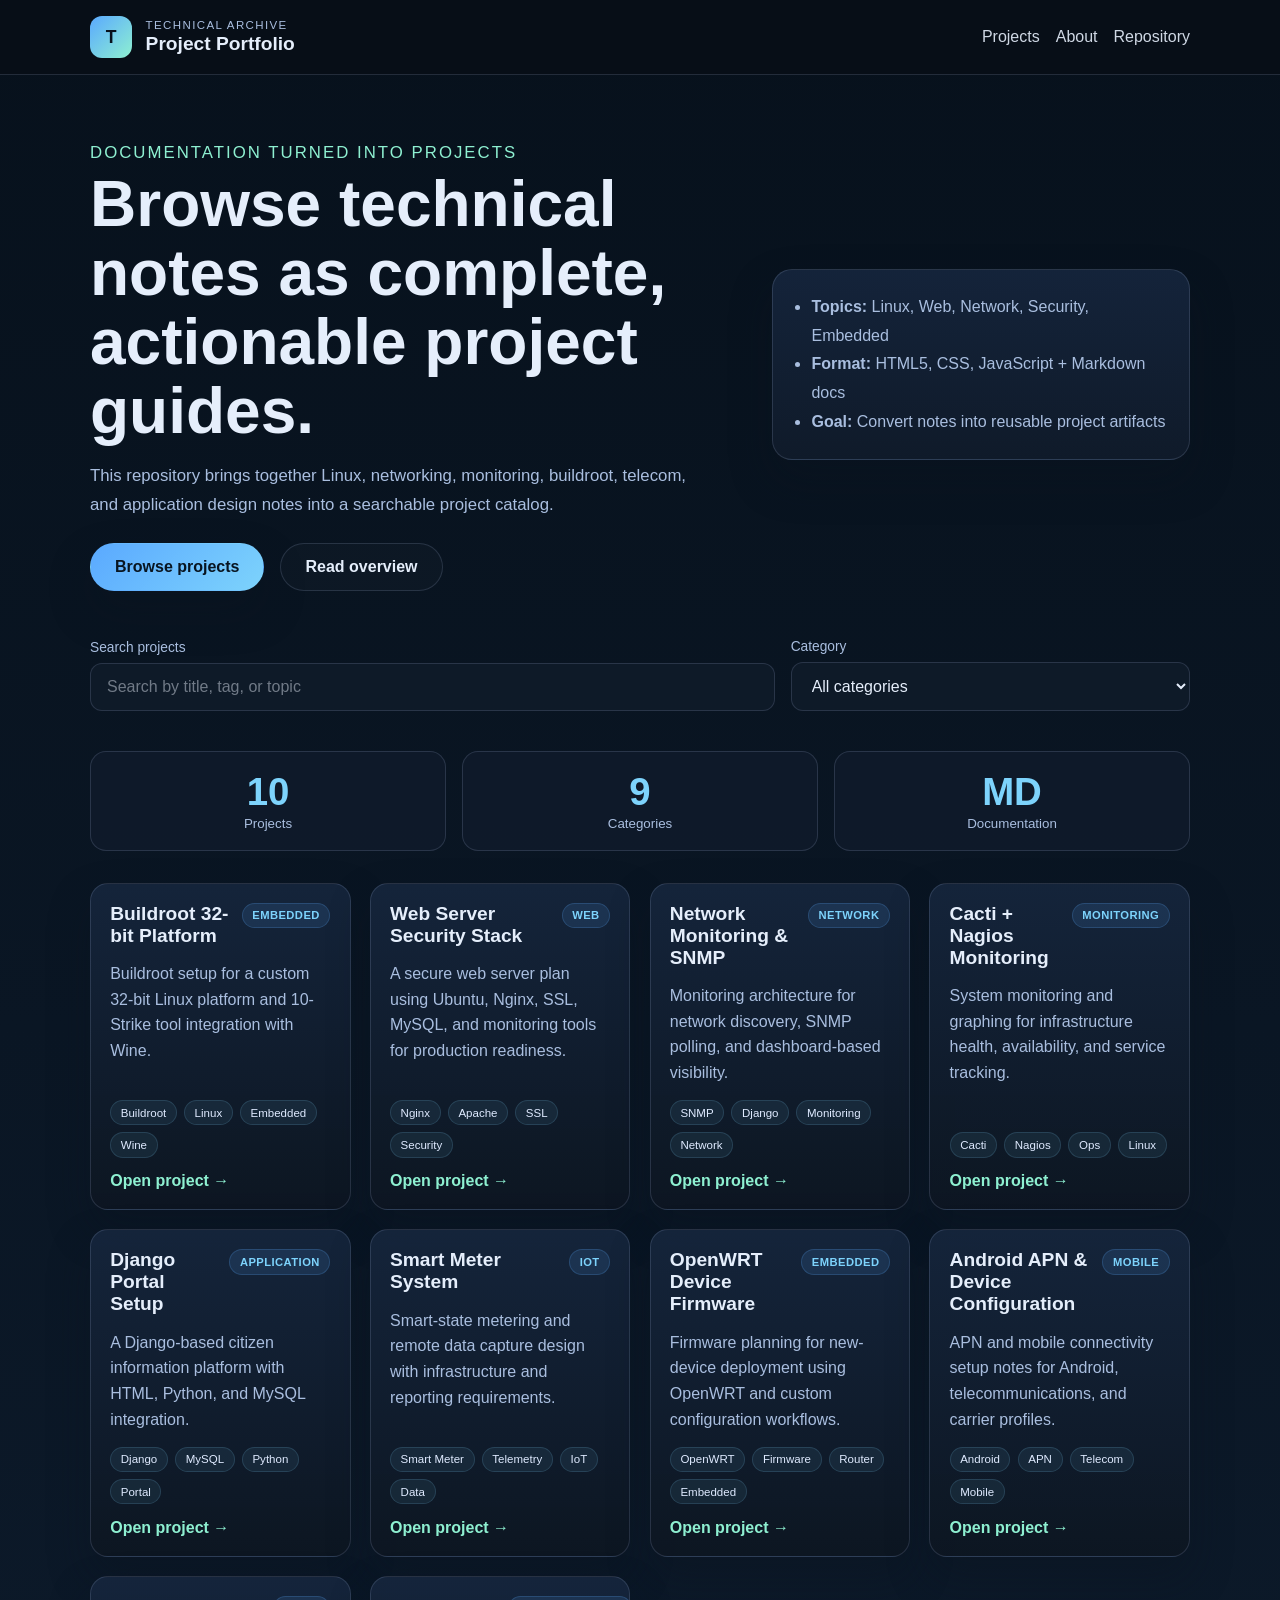
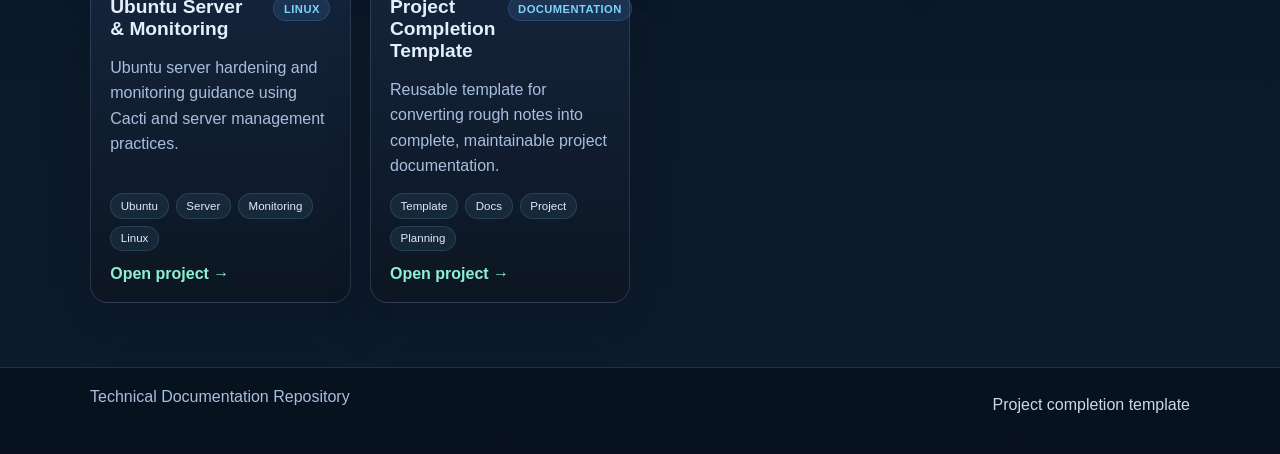
<file: index.html>
<!DOCTYPE html>
<html lang="en">
  <head>
    <meta charset="UTF-8" />
    <meta name="viewport" content="width=device-width, initial-scale=1.0" />
    <title>Technical Project Portfolio</title>
    <meta
      name="description"
      content="Browse technical documentation projects, system design notes, and implementation guides."
    />
    <link rel="stylesheet" href="styles.css" />
  </head>
  <body>
    <header class="topbar">
      <div class="container nav">
        <div class="brand-wrap">
          <span class="brand-mark">T</span>
          <div>
            <p class="eyebrow">Technical archive</p>
            <h1>Project Portfolio</h1>
          </div>
        </div>
        <nav class="nav-links" aria-label="Main navigation">
          <a href="#projects">Projects</a>
          <a href="#about">About</a>
          <a href="README.md">Repository</a>
        </nav>
      </div>
    </header>

    <main>
      <section class="hero">
        <div class="container hero-inner">
          <div class="hero-copy">
            <p class="eyebrow accent">Documentation turned into projects</p>
            <h2>Browse technical notes as complete, actionable project guides.</h2>
            <p>
              This repository brings together Linux, networking, monitoring, buildroot,
              telecom, and application design notes into a searchable project catalog.
            </p>
            <div class="hero-actions">
              <a class="button primary" href="#projects">Browse projects</a>
              <a class="button secondary" href="README.md">Read overview</a>
            </div>
          </div>
          <div class="hero-panel" id="about">
            <ul>
              <li><strong>Topics:</strong> Linux, Web, Network, Security, Embedded</li>
              <li><strong>Format:</strong> HTML5, CSS, JavaScript + Markdown docs</li>
              <li><strong>Goal:</strong> Convert notes into reusable project artifacts</li>
            </ul>
          </div>
        </div>
      </section>

      <section class="controls" id="projects">
        <div class="container control-wrap">
          <div class="search-box">
            <label for="project-search">Search projects</label>
            <input id="project-search" type="search" placeholder="Search by title, tag, or topic" />
          </div>
          <div class="filter-box">
            <label for="category-filter">Category</label>
            <select id="category-filter">
              <option value="all">All categories</option>
            </select>
          </div>
        </div>
      </section>

      <section class="project-section">
        <div class="container">
          <div class="stats" aria-live="polite">
            <div class="stat-item">
              <span id="project-count">0</span>
              <small>Projects</small>
            </div>
            <div class="stat-item">
              <span id="category-count">0</span>
              <small>Categories</small>
            </div>
            <div class="stat-item">
              <span>MD</span>
              <small>Documentation</small>
            </div>
          </div>

          <div id="project-grid" class="project-grid" aria-live="polite"></div>
        </div>
      </section>
    </main>

    <footer class="site-footer">
      <div class="container footer-inner">
        <p>Technical Documentation Repository</p>
        <a href="docs/project-template.md">Project completion template</a>
      </div>
    </footer>

    <script src="app.js"></script>
  </body>
</html>
</file>
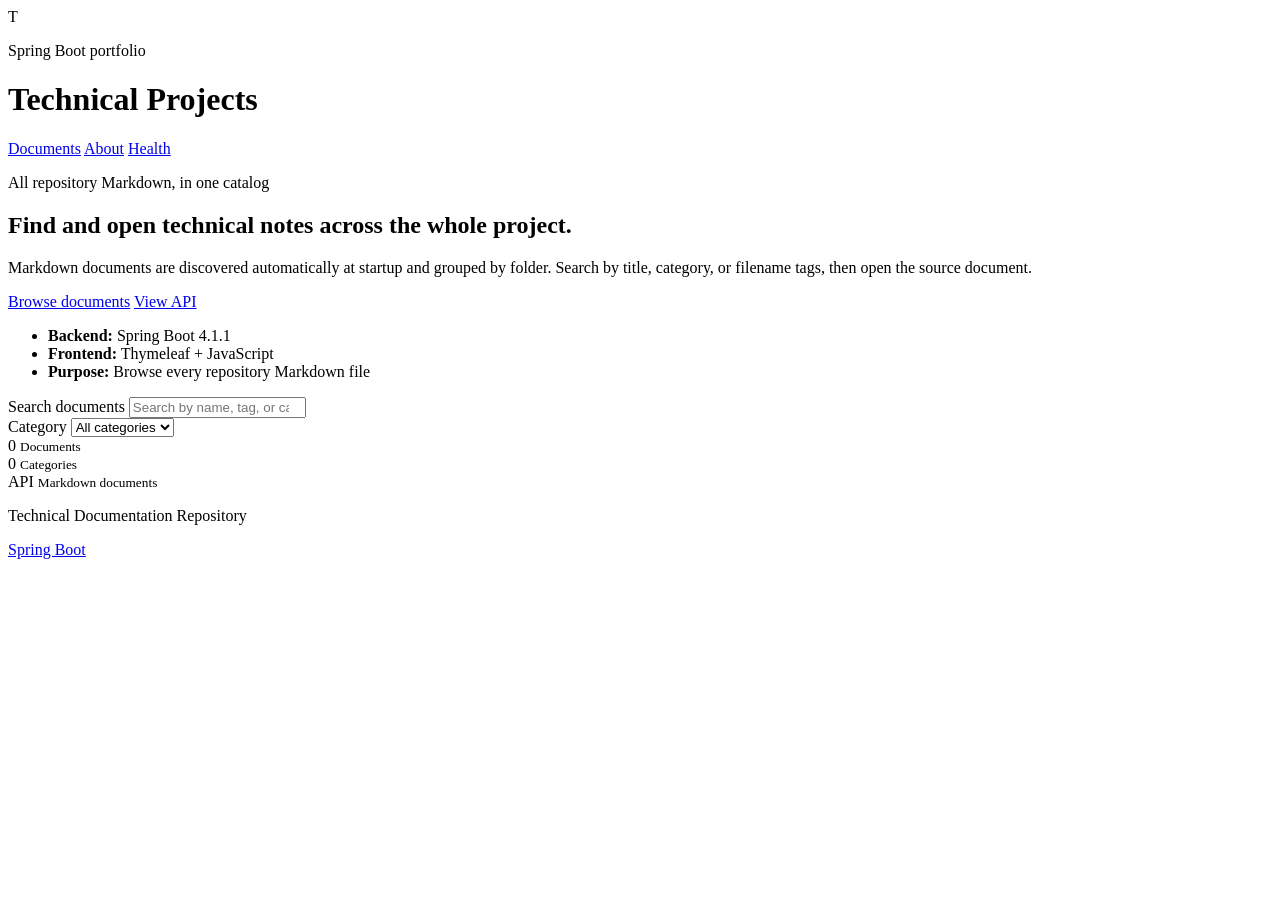
<file: springboot-technical/target/classes/templates/index.html>
<!DOCTYPE html>
<html lang="en" xmlns:th="http://www.thymeleaf.org">
<head>
    <meta charset="UTF-8" />
    <meta name="viewport" content="width=device-width, initial-scale=1.0" />
    <title>Technical Projects</title>
    <link rel="stylesheet" th:href="@{/css/styles.css}" />
</head>
<body>
<header class="topbar">
    <div class="container nav">
        <div class="brand-wrap">
            <span class="brand-mark">T</span>
            <div>
                <p class="eyebrow">Spring Boot portfolio</p>
                <h1>Technical Projects</h1>
            </div>
        </div>
        <nav class="nav-links">
            <a href="#projects">Documents</a>
            <a href="#about">About</a>
            <a href="/api/health">Health</a>
        </nav>
    </div>
</header>

<main>
    <section class="hero">
        <div class="container hero-inner">
            <div class="hero-copy">
                <p class="eyebrow accent">All repository Markdown, in one catalog</p>
                <h2>Find and open technical notes across the whole project.</h2>
                <p>
                    Markdown documents are discovered automatically at startup and grouped by folder.
                    Search by title, category, or filename tags, then open the source document.
                </p>
                <div class="hero-actions">
                    <a class="button primary" href="#projects">Browse documents</a>
                    <a class="button secondary" href="/api/projects">View API</a>
                </div>
            </div>
            <div class="hero-panel" id="about">
                <ul>
                    <li><strong>Backend:</strong> Spring Boot 4.1.1</li>
                    <li><strong>Frontend:</strong> Thymeleaf + JavaScript</li>
                    <li><strong>Purpose:</strong> Browse every repository Markdown file</li>
                </ul>
            </div>
        </div>
    </section>

    <section class="controls" id="projects">
        <div class="container control-wrap">
            <div class="search-box">
                <label for="project-search">Search documents</label>
                <input id="project-search" type="search" placeholder="Search by name, tag, or category" />
            </div>
            <div class="filter-box">
                <label for="category-filter">Category</label>
                <select id="category-filter">
                    <option value="all">All categories</option>
                </select>
            </div>
        </div>
    </section>

    <section class="project-section">
        <div class="container">
            <div class="stats">
                <div class="stat-item">
                    <span id="project-count">0</span>
                    <small>Documents</small>
                </div>
                <div class="stat-item">
                    <span id="category-count">0</span>
                    <small>Categories</small>
                </div>
                <div class="stat-item">
                    <span>API</span>
                    <small>Markdown documents</small>
                </div>
            </div>

            <div id="project-grid" class="project-grid"></div>
        </div>
    </section>
</main>

<footer class="site-footer">
    <div class="container footer-inner">
        <p>Technical Documentation Repository</p>
        <a href="https://spring.io/projects/spring-boot">Spring Boot</a>
    </div>
</footer>

<script th:src="@{/js/app.js}"></script>
</body>
</html>
</file>
<file: styles.css>
:root {
  --bg: #0b1320;
  --surface: #111c2b;
  --surface-2: #16263d;
  --panel: #edf4ff;
  --panel-2: #dfeaff;
  --primary: #5aa9ff;
  --primary-strong: #2563eb;
  --secondary: #7dd3fc;
  --text: #e5eefb;
  --muted: #a9bedf;
  --accent: #8ef0d1;
  --border: rgba(158, 178, 214, 0.18);
  --shadow: 0 20px 40px rgba(11, 19, 32, 0.35);
}

* {
  box-sizing: border-box;
}

html {
  scroll-behavior: smooth;
}

body {
  margin: 0;
  font-family: Arial, Helvetica, sans-serif;
  background: linear-gradient(180deg, #07111c 0%, #0d1b2c 100%);
  color: var(--text);
}

img {
  max-width: 100%;
  display: block;
}

.container {
  width: min(1100px, calc(100% - 2rem));
  margin: 0 auto;
}

.topbar {
  background: rgba(8, 15, 24, 0.9);
  border-bottom: 1px solid var(--border);
  position: sticky;
  top: 0;
  z-index: 10;
  backdrop-filter: blur(10px);
}

.nav {
  display: flex;
  align-items: center;
  justify-content: space-between;
  gap: 1rem;
  padding: 1rem 0;
}

.brand-wrap {
  display: flex;
  align-items: center;
  gap: 0.85rem;
}

.brand-mark {
  display: inline-flex;
  align-items: center;
  justify-content: center;
  width: 42px;
  height: 42px;
  border-radius: 12px;
  background: linear-gradient(135deg, var(--primary), var(--accent));
  color: #07111c;
  font-weight: 700;
  font-size: 1.1rem;
}

.eyebrow {
  margin: 0 0 0.15rem;
  color: var(--muted);
  text-transform: uppercase;
  letter-spacing: 0.12em;
  font-size: 0.72rem;
}

.eyebrow.accent {
  color: var(--accent);
}

h1,
h2,
h3,
p {
  margin-top: 0;
}

h1 {
  margin: 0;
  font-size: 1.2rem;
}

.nav-links {
  display: flex;
  align-items: center;
  gap: 1rem;
}

.nav-links a,
.site-footer a {
  color: var(--text);
  text-decoration: none;
  opacity: 0.9;
}

.nav-links a:hover,
.site-footer a:hover {
  opacity: 1;
}

.hero {
  padding: 4rem 0 2.5rem;
}

.hero-inner {
  display: grid;
  grid-template-columns: 1.4fr 0.9fr;
  gap: 2rem;
  align-items: center;
}

.hero-copy h2 {
  font-size: clamp(2.2rem, 5vw, 4rem);
  line-height: 1.08;
  margin-bottom: 1rem;
}

.hero-copy p {
  color: var(--muted);
  font-size: 1.05rem;
  line-height: 1.7;
  max-width: 620px;
}

.hero-actions {
  display: flex;
  flex-wrap: wrap;
  gap: 1rem;
  margin-top: 1.5rem;
}

.button {
  display: inline-flex;
  align-items: center;
  justify-content: center;
  padding: 0.85rem 1.5rem;
  border-radius: 999px;
  text-decoration: none;
  font-weight: 700;
  border: 1px solid transparent;
  transition: transform 0.2s ease, box-shadow 0.2s ease;
}

.button:hover {
  transform: translateY(-1px);
}

.button.primary {
  background: linear-gradient(135deg, var(--primary), var(--secondary));
  color: #081521;
  box-shadow: var(--shadow);
}

.button.secondary {
  border-color: var(--border);
  color: var(--text);
  background: rgba(255, 255, 255, 0.02);
}

.hero-panel {
  background: linear-gradient(180deg, rgba(22, 38, 61, 0.9), rgba(17, 28, 43, 0.9));
  border: 1px solid var(--border);
  border-radius: 20px;
  padding: 1.4rem 1.2rem;
  box-shadow: var(--shadow);
}

.hero-panel ul {
  margin: 0;
  padding-left: 1.2rem;
  color: var(--muted);
  line-height: 1.8;
}

.controls {
  padding: 0.5rem 0 1rem;
}

.control-wrap {
  display: grid;
  grid-template-columns: 1.2fr 0.7fr;
  gap: 1rem;
  align-items: end;
}

.search-box,
.filter-box {
  display: flex;
  flex-direction: column;
  gap: 0.5rem;
}

label {
  font-size: 0.86rem;
  color: var(--muted);
}

input,
select {
  width: 100%;
  border: 1px solid var(--border);
  background: rgba(17, 28, 43, 0.8);
  color: var(--text);
  border-radius: 12px;
  padding: 0.9rem 1rem;
  font-size: 1rem;
}

input::placeholder {
  color: rgba(233, 240, 250, 0.45);
}

.project-section {
  padding: 1.5rem 0 4rem;
}

.stats {
  display: grid;
  grid-template-columns: repeat(3, minmax(140px, 1fr));
  gap: 1rem;
  margin-bottom: 2rem;
}

.stat-item {
  background: rgba(17, 28, 43, 0.82);
  border: 1px solid var(--border);
  border-radius: 16px;
  padding: 1.1rem 1rem;
  text-align: center;
}

.stat-item span {
  display: block;
  font-weight: 700;
  font-size: clamp(1.5rem, 3vw, 2.4rem);
  color: var(--secondary);
}

.stat-item small {
  color: var(--muted);
}

.project-grid {
  display: grid;
  grid-template-columns: repeat(auto-fit, minmax(260px, 1fr));
  gap: 1.2rem;
}

.project-card {
  background: linear-gradient(180deg, rgba(22, 38, 61, 0.92), rgba(13, 22, 34, 0.96));
  border: 1px solid var(--border);
  border-radius: 18px;
  padding: 1.2rem;
  display: flex;
  flex-direction: column;
  gap: 0.9rem;
  box-shadow: var(--shadow);
  transition: transform 0.2s ease, border-color 0.2s ease;
}

.project-card:hover {
  transform: translateY(-3px);
  border-color: rgba(90, 169, 255, 0.7);
}

.card-header {
  display: flex;
  justify-content: space-between;
  gap: 0.75rem;
  align-items: flex-start;
}

.card-category {
  display: inline-flex;
  align-items: center;
  padding: 0.35rem 0.6rem;
  border-radius: 999px;
  background: rgba(90, 169, 255, 0.12);
  border: 1px solid rgba(90, 169, 255, 0.2);
  color: var(--secondary);
  font-size: 0.7rem;
  font-weight: 700;
  letter-spacing: 0.04em;
  text-transform: uppercase;
}

.card-title {
  font-size: 1.2rem;
  margin: 0;
}

.project-card p {
  margin: 0;
  flex: 1;
  color: var(--muted);
  line-height: 1.6;
}

.tag-list {
  display: flex;
  flex-wrap: wrap;
  gap: 0.45rem;
}

.tag-list span {
  font-size: 0.72rem;
  border-radius: 999px;
  padding: 0.35rem 0.6rem;
  background: rgba(125, 211, 252, 0.08);
  border: 1px solid rgba(125, 211, 252, 0.15);
  color: var(--panel-2);
}

.card-link {
  display: inline-flex;
  align-items: center;
  gap: 0.5rem;
  color: var(--accent);
  text-decoration: none;
  font-weight: 700;
}

.site-footer {
  border-top: 1px solid var(--border);
  background: rgba(7, 17, 28, 0.8);
}

.footer-inner {
  display: flex;
  align-items: center;
  justify-content: space-between;
  gap: 1rem;
  padding: 1.2rem 0 2rem;
  color: var(--muted);
}

@media (max-width: 760px) {
  .hero-inner,
  .control-wrap,
  .nav,
  .footer-inner {
    grid-template-columns: 1fr;
    display: grid;
  }

  .nav {
    justify-content: flex-start;
  }

  .nav-links {
    flex-wrap: wrap;
  }

  .stats {
    grid-template-columns: 1fr;
  }
}
</file>
